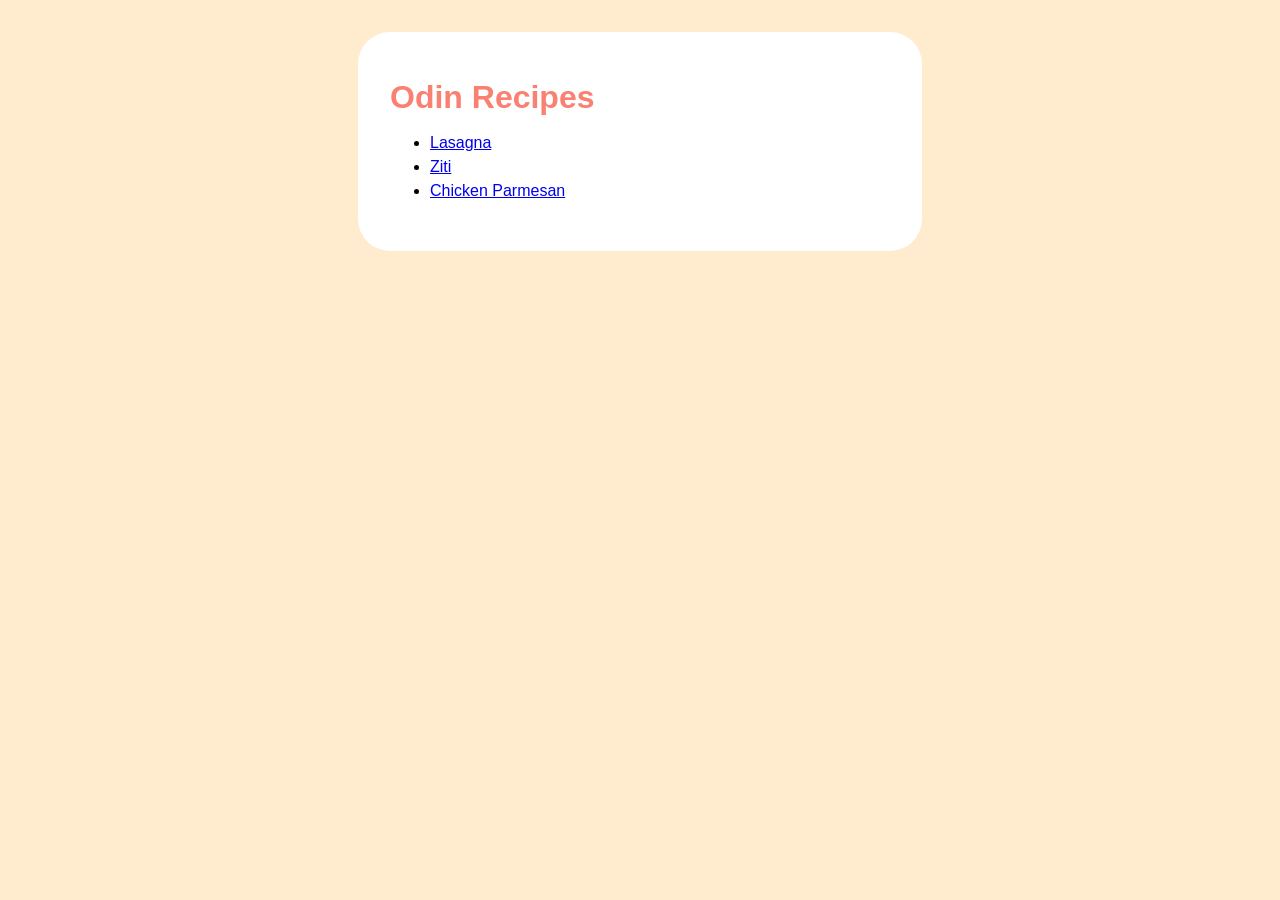
<file: index.html>
<!DOCTYPE html>
<html lang="en">
<head>
    <meta charset="UTF-8">
    <meta name="viewport" content="width=device-width, initial-scale=1.0">
    <title>Document</title>
    <link rel="stylesheet" href="style.css">
</head>
<body>
    <h1>Odin Recipes</h1>
    <ul>
<li>
        <a href="/recipes/lasagna.html">Lasagna</a>
    
</li>    <li><a href="/recipes/ziti.html">Ziti</a></li>
    <li>
        <a href="/recipes/chickenparm.html">Chicken Parmesan</a>
    
    </li>
</ul>
</body>
</html>
</file>
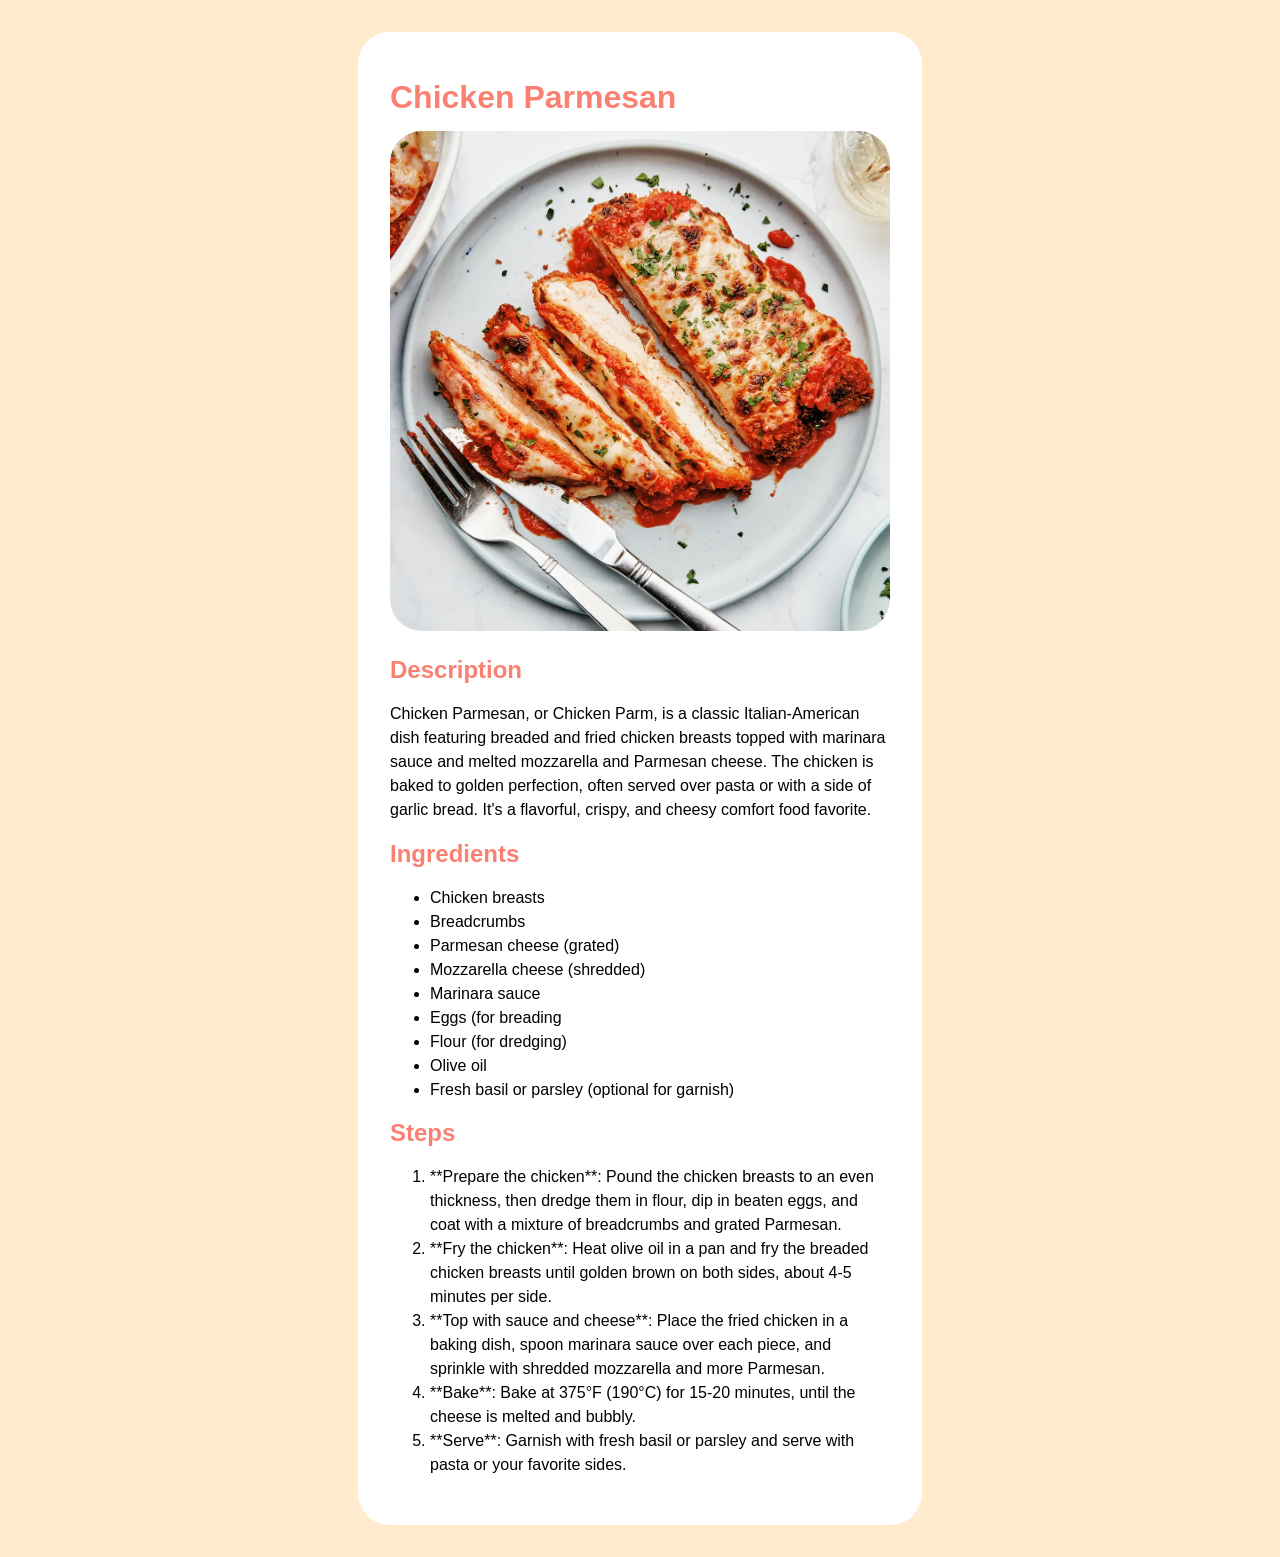
<file: recipes/chickenparm.html>
<!DOCTYPE html>
<html lang="en">
<head>
    <meta charset="UTF-8">
    <meta name="viewport" content="width=device-width, initial-scale=1.0">
    <title>Chicken Parmesan</title>
    <link rel="stylesheet" href="/style.css">
</head>
<body>
    <h1>Chicken Parmesan</h1>
    <img src="parm.webp"/>
    <h2>Description</h2>
    <p>Chicken Parmesan, or Chicken Parm, is a classic Italian-American dish featuring breaded and fried chicken breasts topped with marinara sauce and melted mozzarella and Parmesan cheese. The chicken is baked to golden perfection, often served over pasta or with a side of garlic bread. It's a flavorful, crispy, and cheesy comfort food favorite.
    </p>
    <h2>Ingredients</h2>
    <ul>
<li>
            Chicken breasts
    
</li>        <li>Breadcrumbs</li>
        <li>Parmesan cheese (grated)</li>
        <li>Mozzarella cheese (shredded)</li>
        <li>Marinara sauce</li>
        <li>Eggs (for breading</li>
        <li>Flour (for dredging)</li>
        <li>Olive oil</li>
        <li>Fresh basil or parsley (optional for garnish)</li>



    </ul>


    <h2>Steps</h2>
    <ol>
        <li>**Prepare the chicken**: Pound the chicken breasts to an even thickness, then dredge them in flour, dip in beaten eggs, and coat with a mixture of breadcrumbs and grated Parmesan.</li>
        <li>**Fry the chicken**: Heat olive oil in a pan and fry the breaded chicken breasts until golden brown on both sides, about 4-5 minutes per side.</li>
       <li> **Top with sauce and cheese**: Place the fried chicken in a baking dish, spoon marinara sauce over each piece, and sprinkle with shredded mozzarella and more Parmesan.</li>
<li>
            **Bake**: Bake at 375°F (190°C) for 15-20 minutes, until the cheese is melted and bubbly.
    
</li>        <li>**Serve**: Garnish with fresh basil or parsley and serve with pasta or your favorite sides.</li>



    </ol>
</body>
</html>
</file>
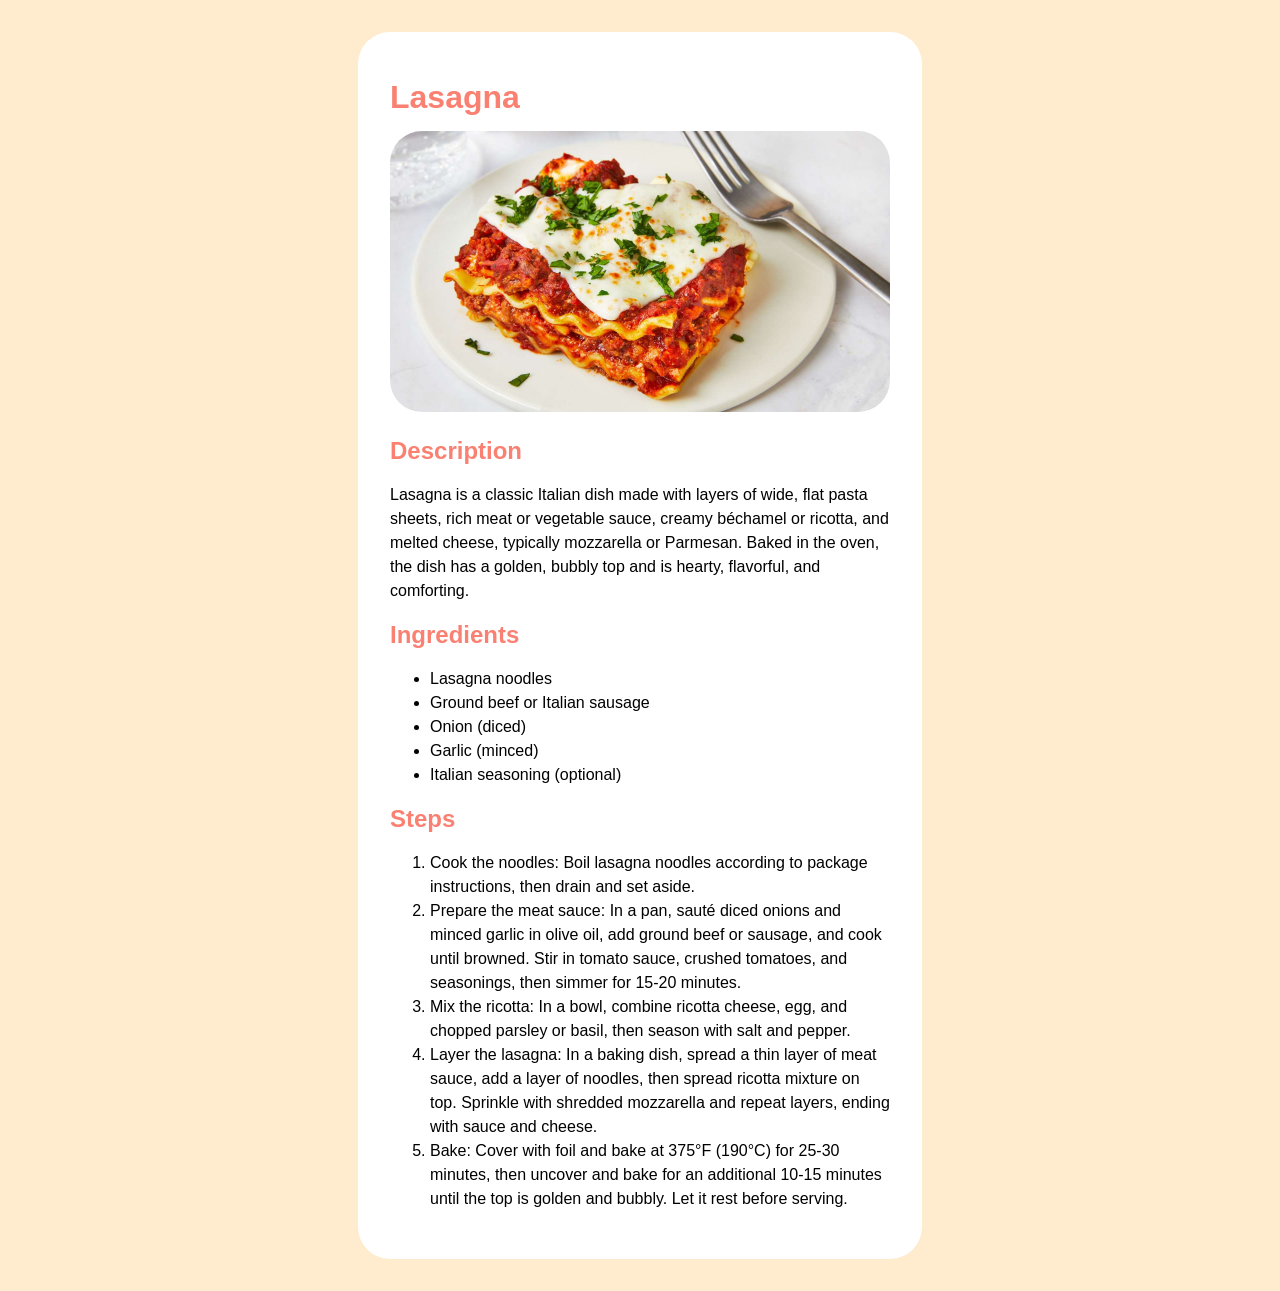
<file: recipes/lasagna.html>
<!DOCTYPE html>
<html lang="en">
<head>
    <meta charset="UTF-8">
    <meta name="viewport" content="width=device-width, initial-scale=1.0">
    <title>Lasagna</title>
    <link rel="stylesheet" href="/style.css">
</head>
<body>
    <h1>Lasagna</h1>
    <img src="lasagna.jpg"/>
    <h2>Description</h2>
    <p>Lasagna is a classic Italian dish made with layers of wide, flat pasta sheets, rich meat or vegetable sauce, creamy béchamel or ricotta, and melted cheese, typically mozzarella or Parmesan. Baked in the oven, the dish has a golden, bubbly top and is hearty, flavorful, and comforting.
    </p>
    <h2>Ingredients</h2>
    <ul>
<li>Lasagna noodles</li>
<li>Ground beef or Italian sausage</li>
<li>Onion (diced)</li>
<li>
    Garlic (minced)

</li>
<li>Italian seasoning (optional)</li>



    </ul>


    <h2>Steps</h2>
    <ol>
       <li> Cook the noodles: Boil lasagna noodles according to package instructions, then drain and set aside.</li>
        <li>Prepare the meat sauce: In a pan, sauté diced onions and minced garlic in olive oil, add ground beef or sausage, and cook until browned. Stir in tomato sauce, crushed tomatoes, and seasonings, then simmer for 15-20 minutes.</li>
        <li>Mix the ricotta: In a bowl, combine ricotta cheese, egg, and chopped parsley or basil, then season with salt and pepper.</li>
        <li>Layer the lasagna: In a baking dish, spread a thin layer of meat sauce, add a layer of noodles, then spread ricotta mixture on top. Sprinkle with shredded mozzarella and repeat layers, ending with sauce and cheese.</li>
        <li>
            Bake: Cover with foil and bake at 375°F (190°C) for 25-30 minutes, then uncover and bake for an additional 10-15 minutes until the top is golden and bubbly. Let it rest before serving.
    
        </li>



    </ol>
</body>
</html>
</file>
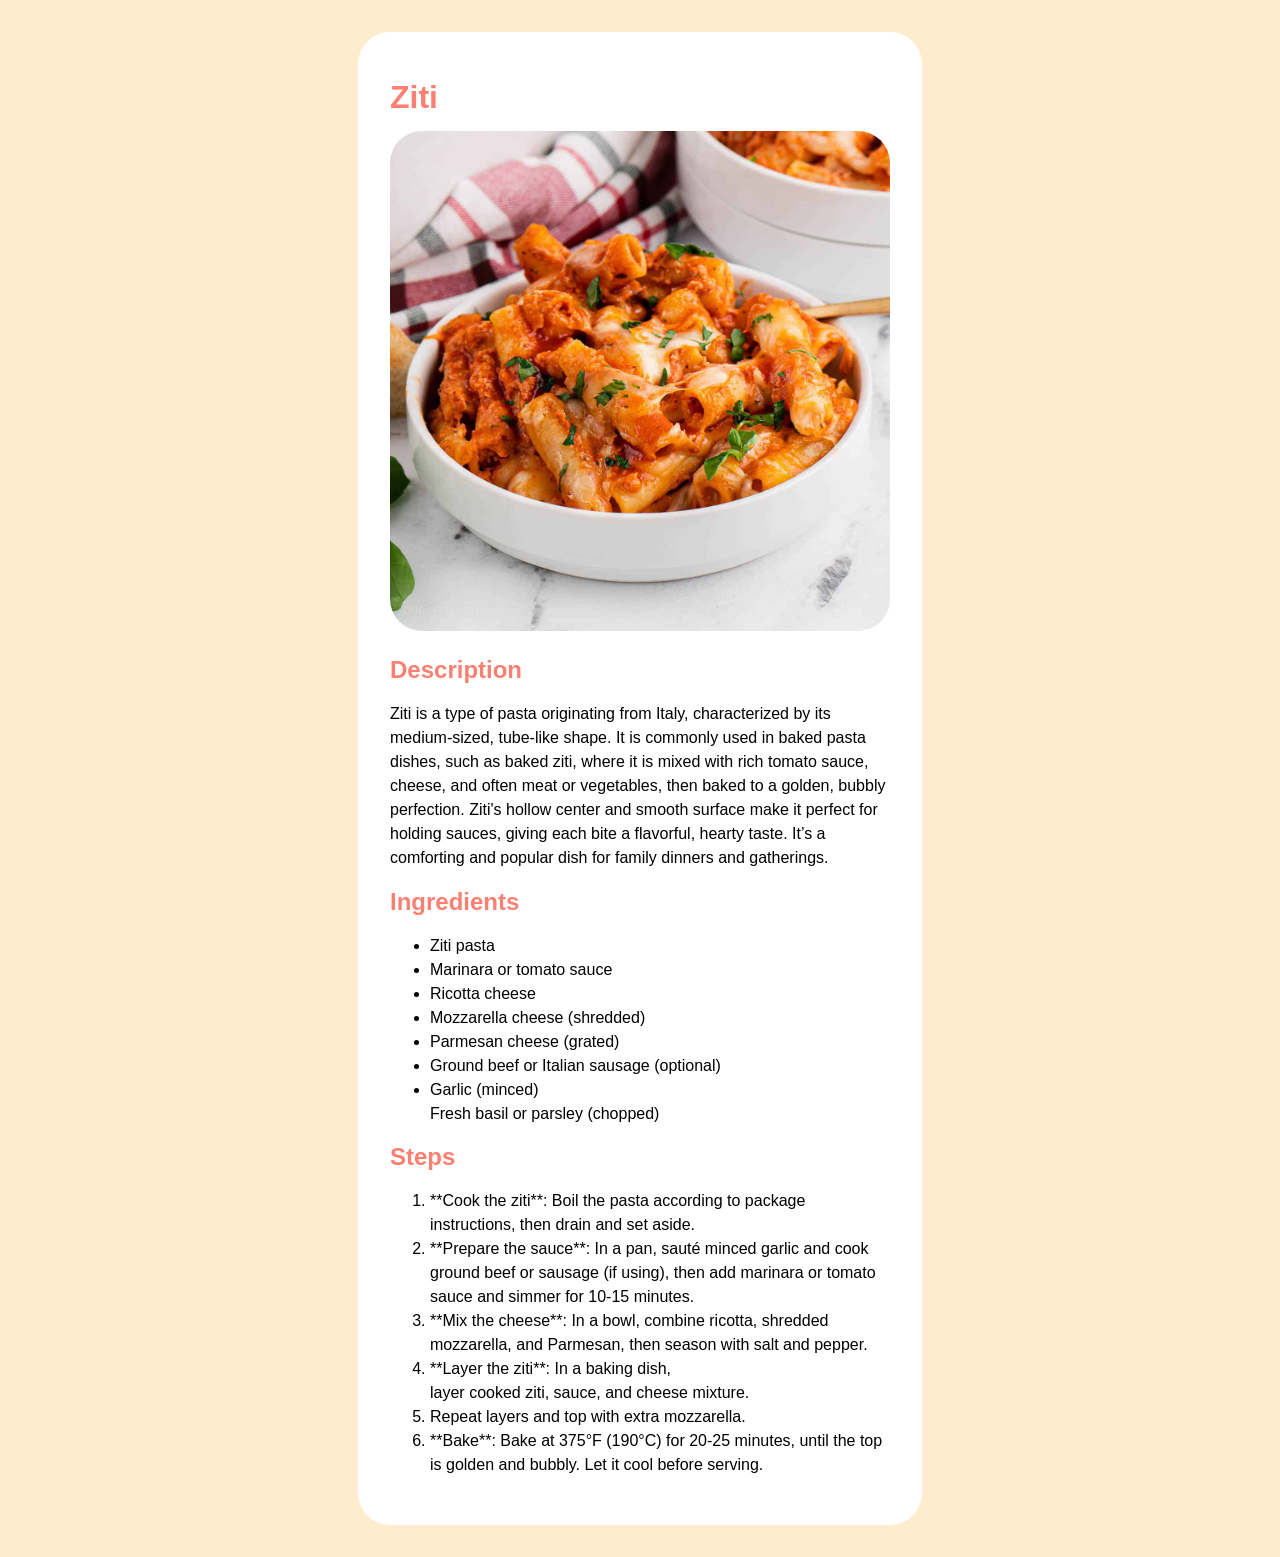
<file: recipes/ziti.html>
<!DOCTYPE html>
<html lang="en">
<head>
    <meta charset="UTF-8">
    <meta name="viewport" content="width=device-width, initial-scale=1.0">
    <title>Ziti</title>
    <link rel="stylesheet" href="/style.css">
</head>
<body>
    <h1>Ziti</h1>
    <img src="ziti.jpg" />
    <h2>Description</h2>
    <p>Ziti is a type of pasta originating from Italy, characterized by its medium-sized, tube-like shape. It is commonly used in baked pasta dishes, such as baked ziti, where it is mixed with rich tomato sauce, cheese, and often meat or vegetables, then baked to a golden, bubbly perfection. Ziti's hollow center and smooth surface make it perfect for holding sauces, giving each bite a flavorful, hearty taste. It’s a comforting and popular dish for family dinners and gatherings.
    </p>
    <h2>Ingredients</h2>
    <ul>
<li>
            Ziti pasta
    
</li>        <li>Marinara or tomato sauce</li>
<li>
            Ricotta cheese
    
</li>        <li>Mozzarella cheese (shredded)</li>
        <li>Parmesan cheese (grated)</li>
        <li>Ground beef or Italian sausage (optional)</li>
       <li> Garlic (minced)</li>
        <liß>Fresh basil or parsley (chopped)</liß>

    </ul>


    <h2>Steps</h2>
    <ol>
        <li>**Cook the ziti**: Boil the pasta according to package instructions, then drain and set aside.</li>
       <li> **Prepare the sauce**: In a pan, sauté minced garlic and cook ground beef or sausage (if using), then add marinara or tomato sauce and simmer for 10-15 minutes.</li>
       <li> **Mix the cheese**: In a bowl, combine ricotta, shredded mozzarella, and Parmesan, then season with salt and pepper.</li>
        <li>**Layer the ziti**: In a baking dish, </li>layer cooked ziti, sauce, and cheese mixture. <li>Repeat layers and top with extra mozzarella.</li>
       <li> **Bake**: Bake at 375°F (190°C) for 20-25 minutes, until the top is golden and bubbly. Let it cool before serving.</li>



    </ol>
</body>
</html>
</file>
<file: style.css>
html {
    background-color: blanchedalmond;
}

body {
    font-family:Arial, Helvetica, sans-serif;
    width:40%;
    max-width:500px;
    margin:2em;
    margin-left:auto;
    margin-right:auto;
    
    line-height: 1.5em;
    background-color: #ffffff;
    padding:2em;
    border-radius: 2em;
    
}

img {
    width:100%;
    border-radius: 2em;

}

h1,h2 {
    color:salmon;
    font-weight: bolder;
}
</file>
